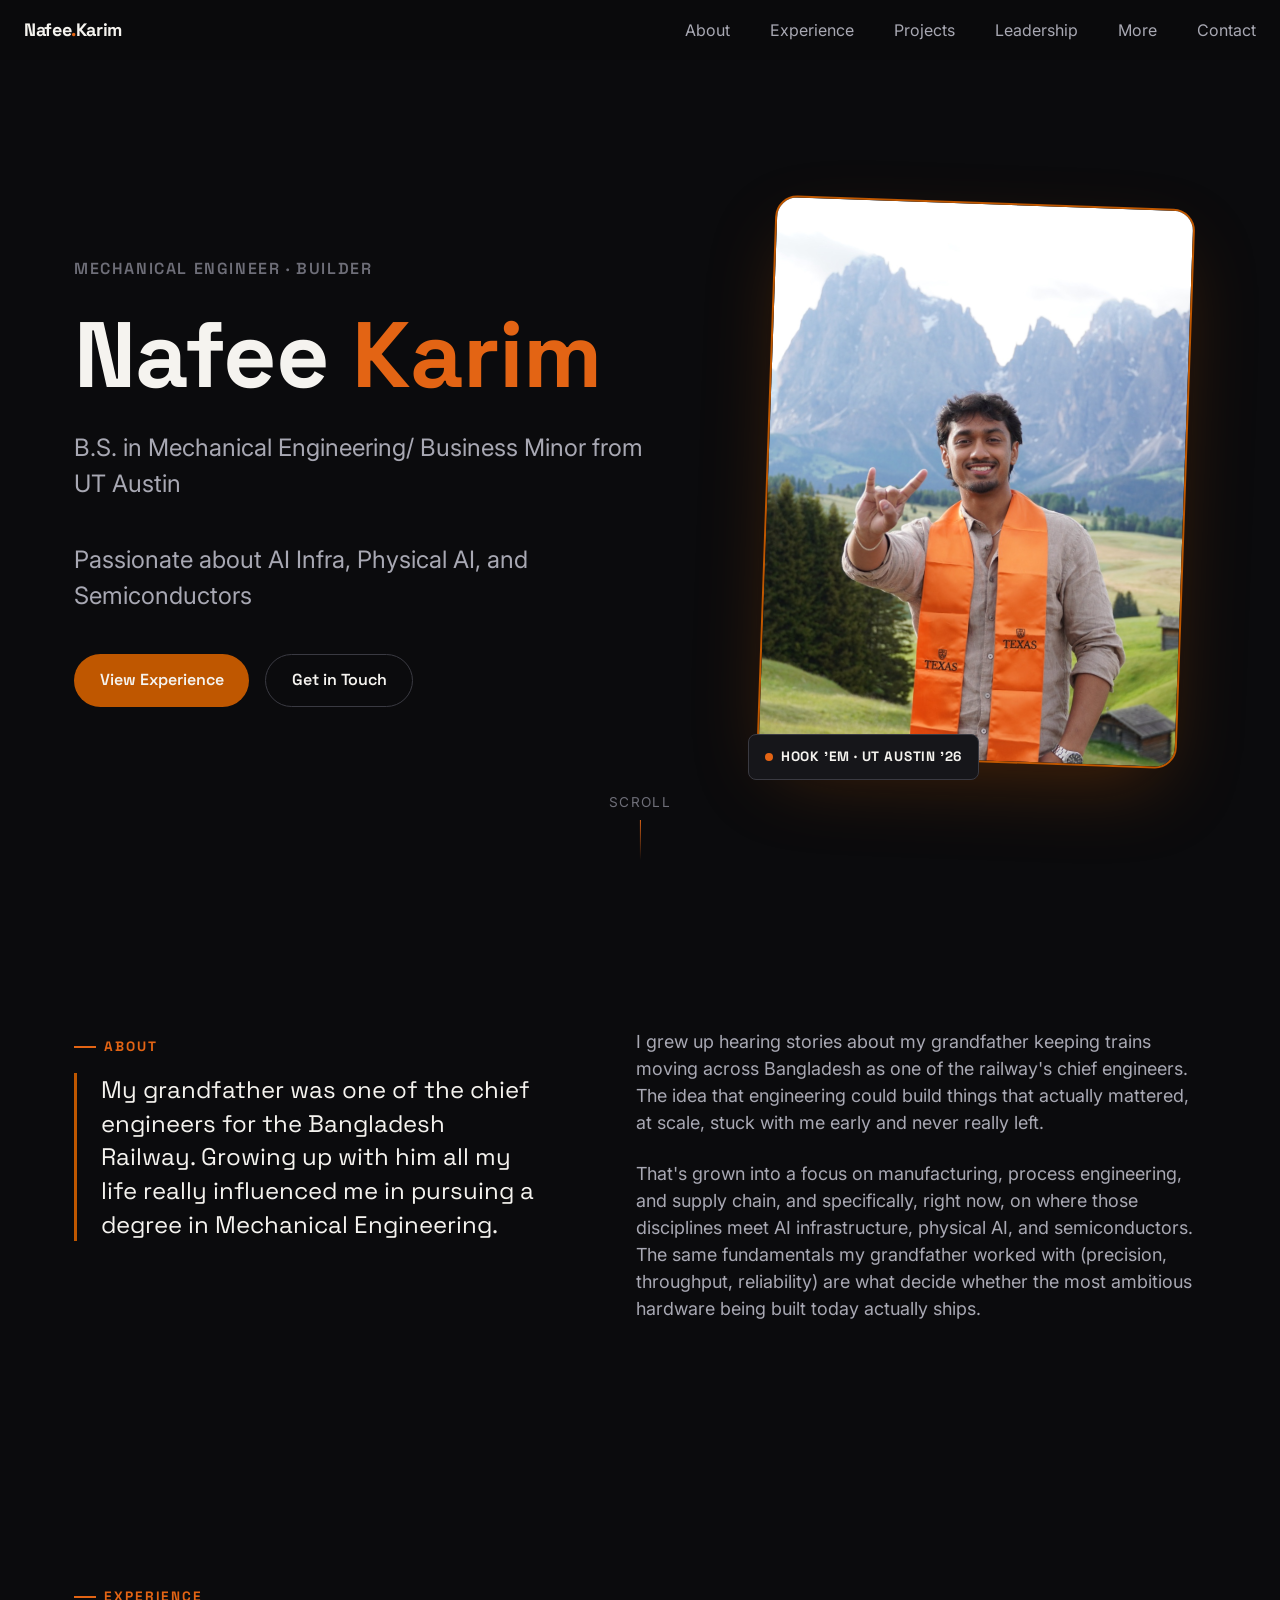
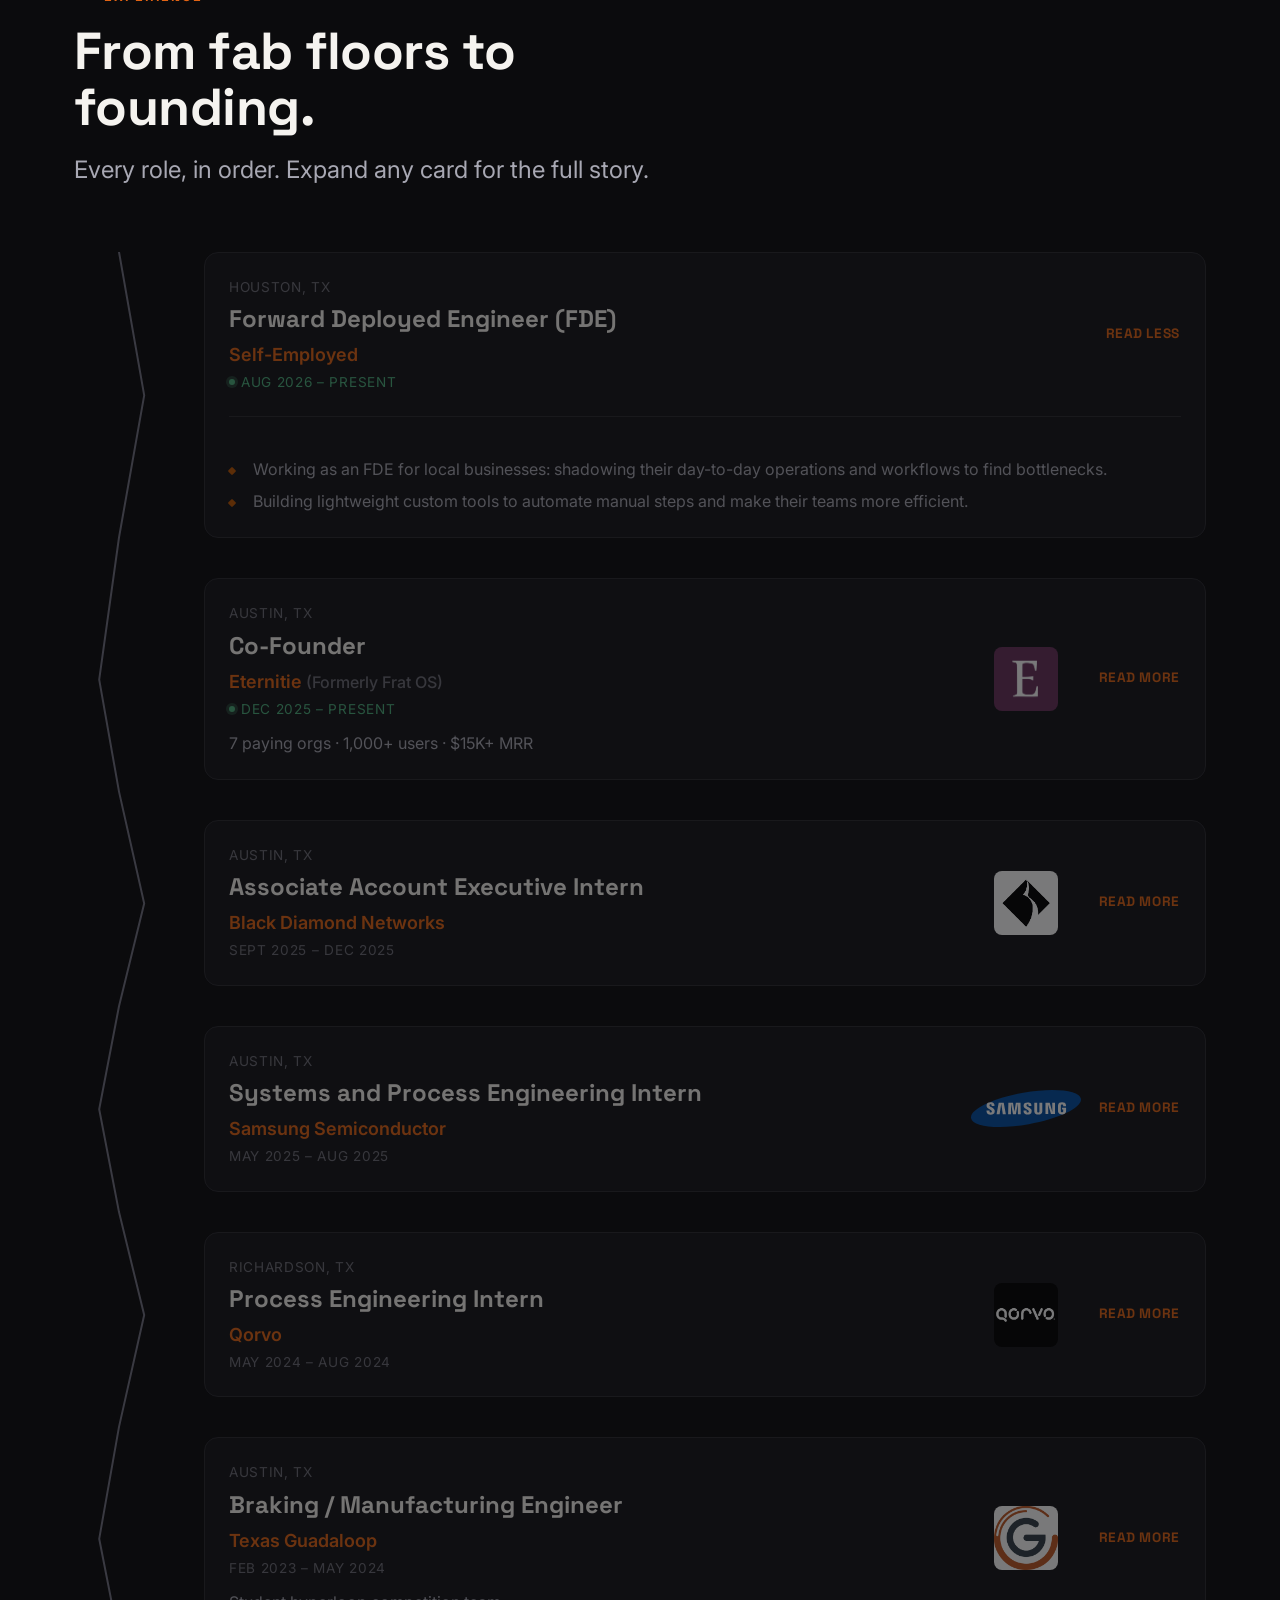
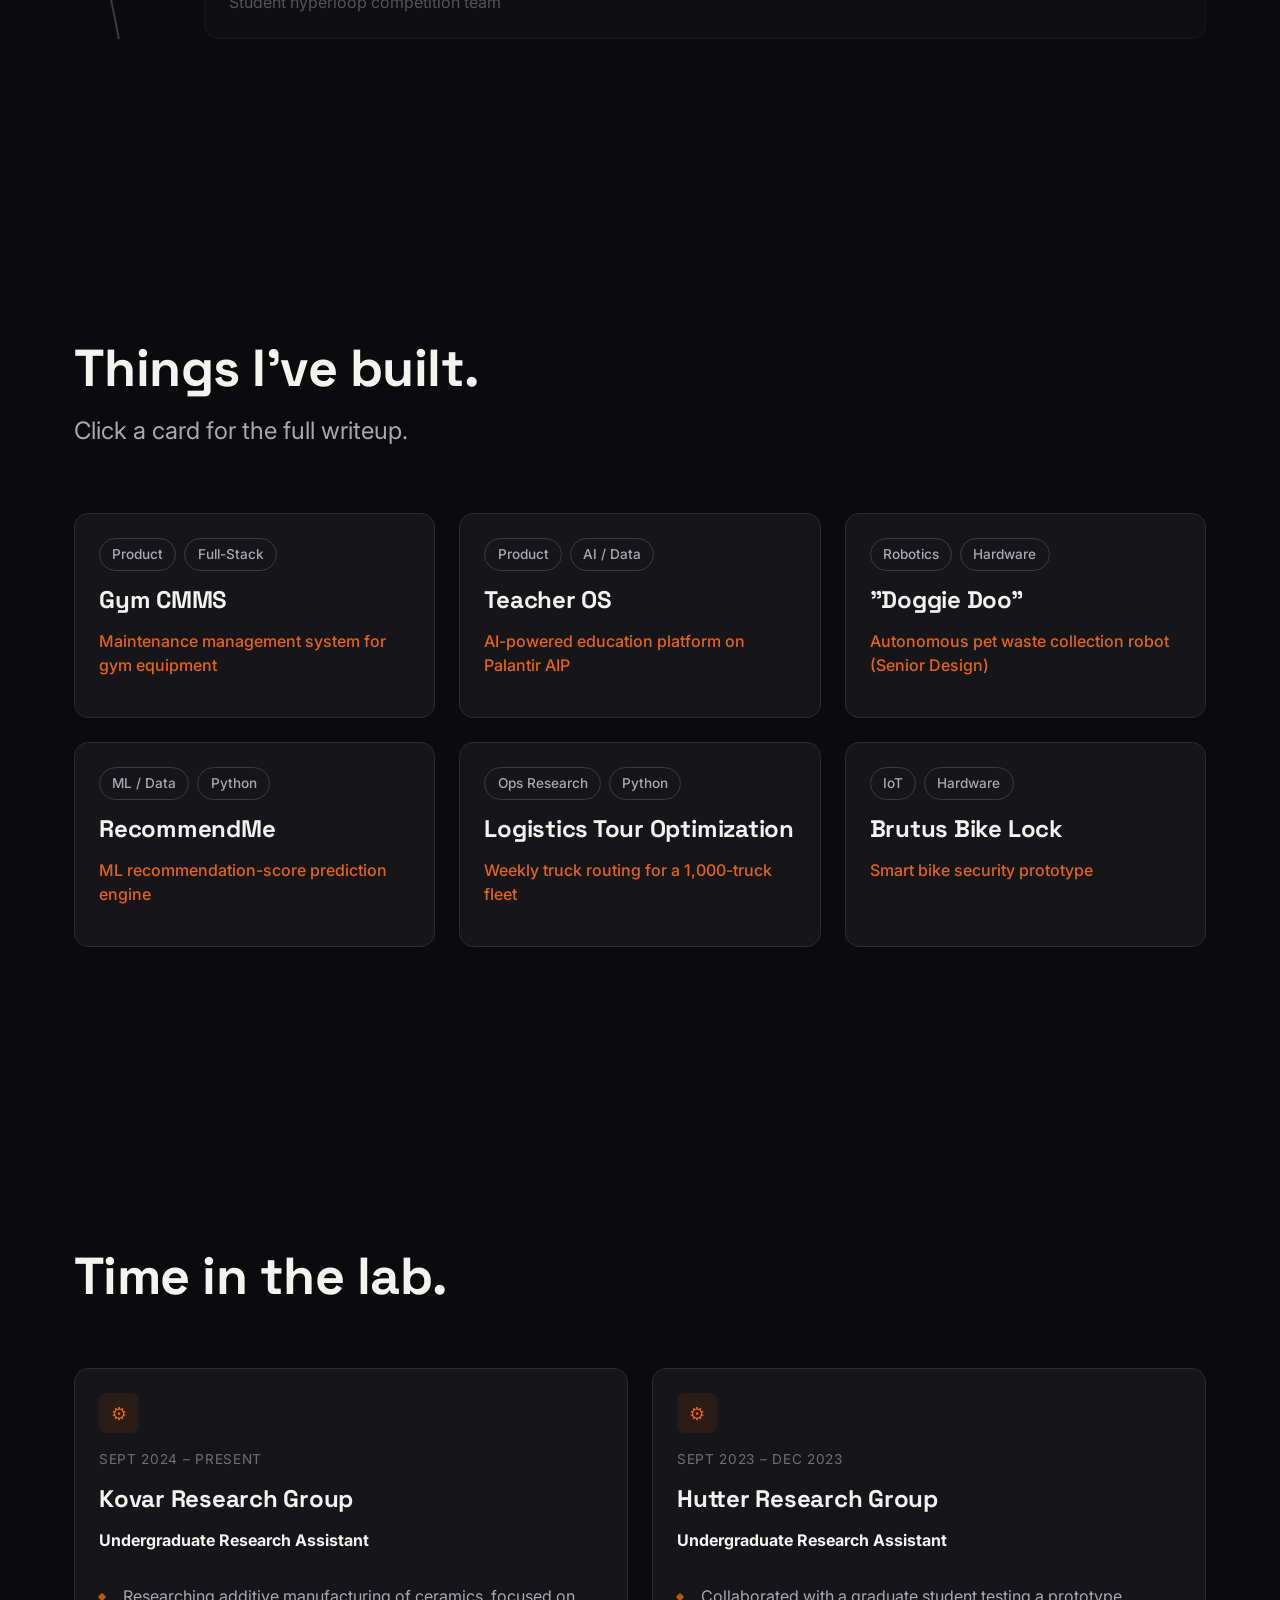
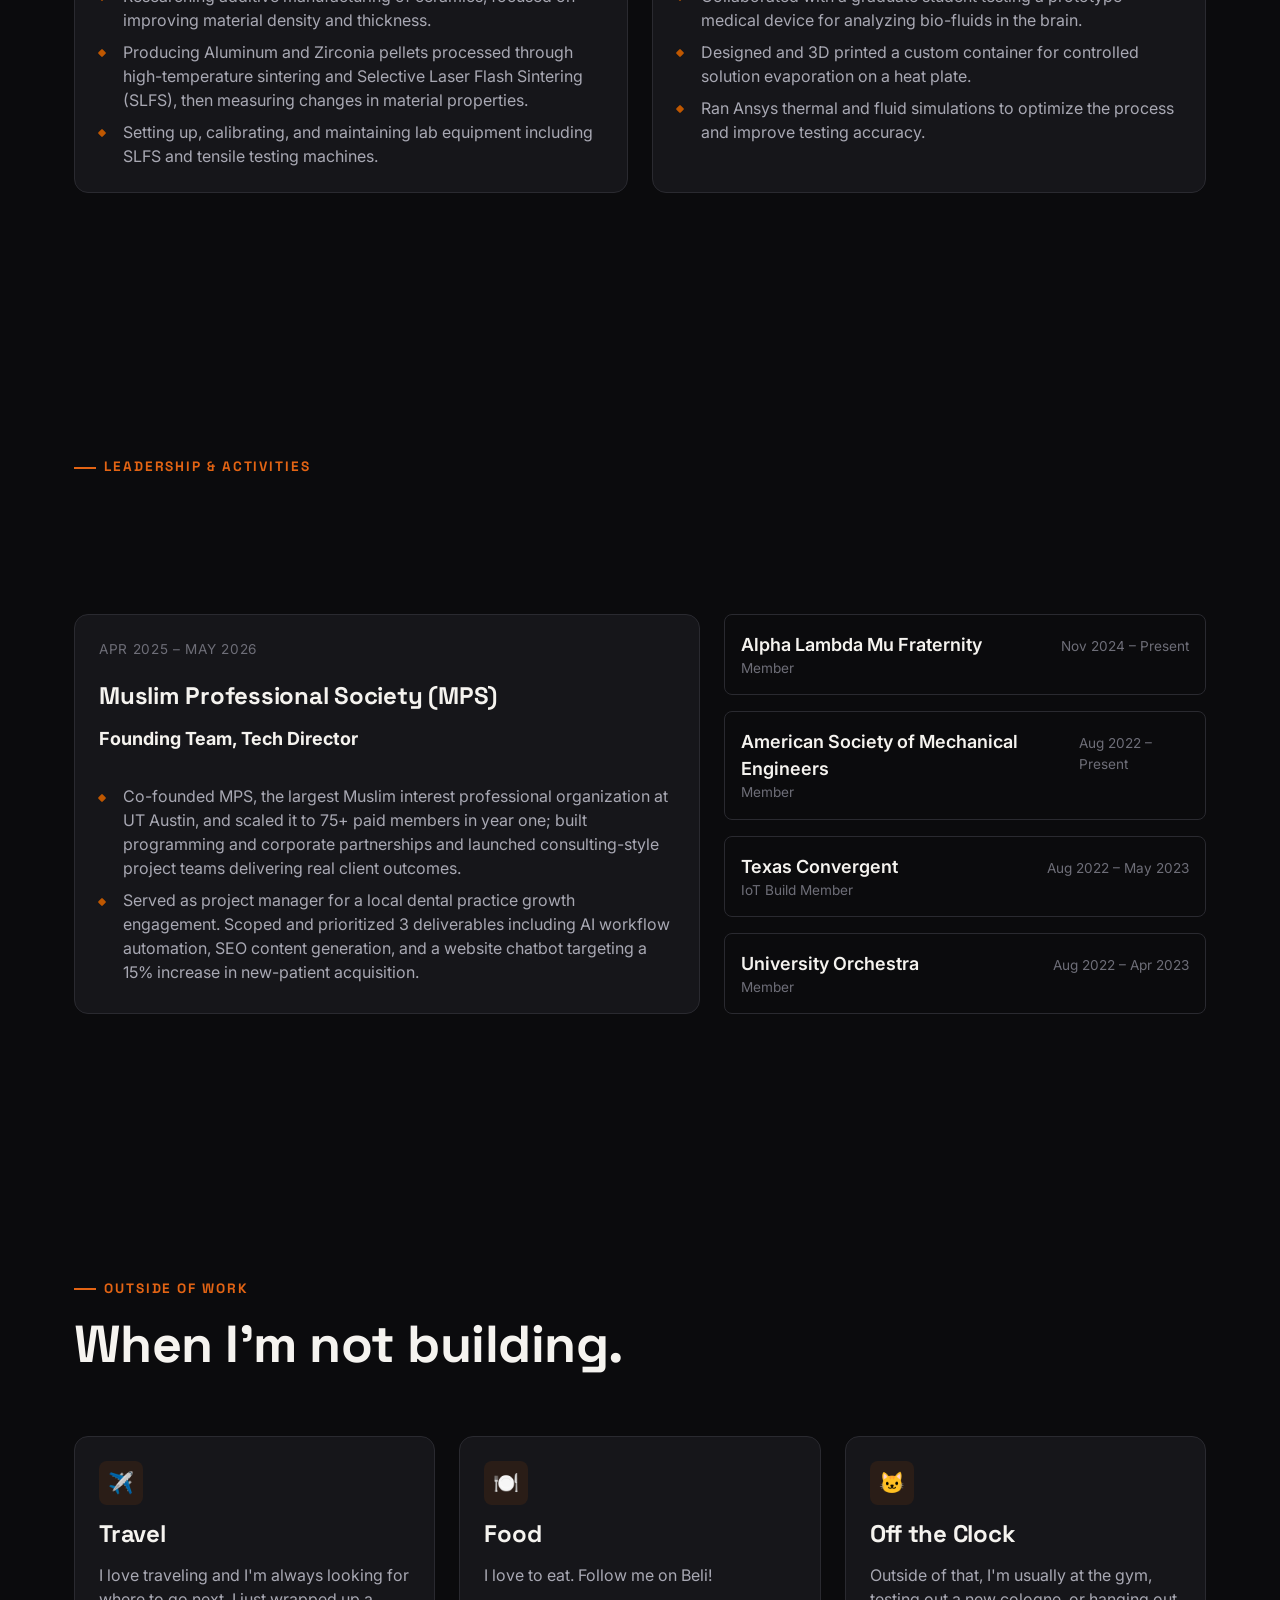
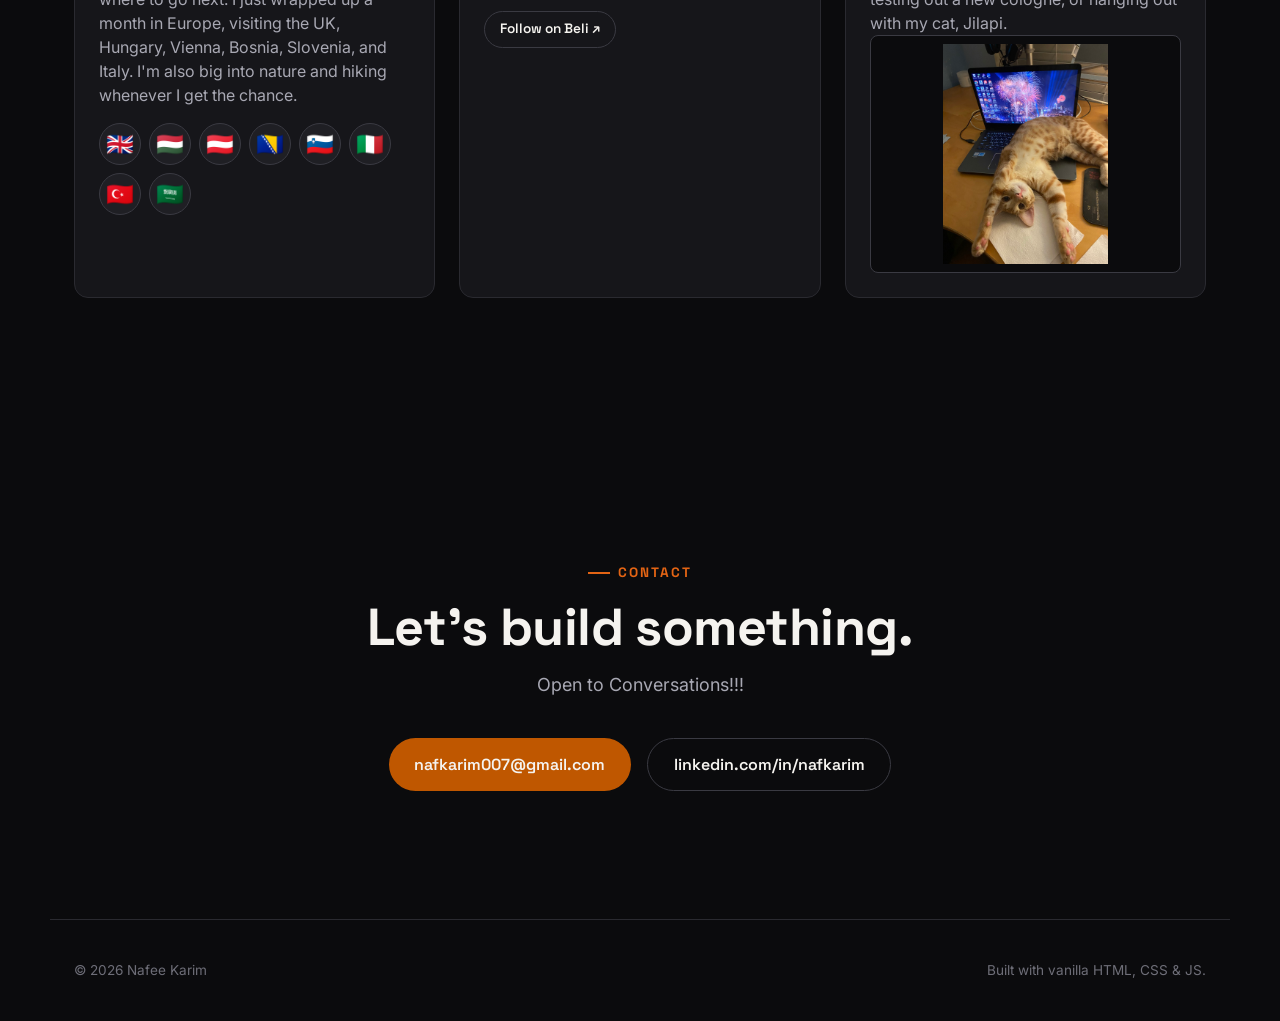
<file: index.html>
<!DOCTYPE html>
<html lang="en">
<head>
  <meta charset="UTF-8" />
  <meta name="viewport" content="width=device-width, initial-scale=1.0" />
  <title>Nafee Karim | Mechanical Engineer &amp; Builder</title>
  <meta name="description" content="Nafee Karim, mechanical engineer and builder focused on manufacturing, process engineering, and supply chain at the intersection of AI infrastructure, physical AI, and semiconductors." />
  <link rel="icon" type="image/svg+xml" href="favicon.svg" />

  <link rel="preconnect" href="https://fonts.googleapis.com" />
  <link rel="preconnect" href="https://fonts.gstatic.com" crossorigin />
  <link href="https://fonts.googleapis.com/css2?family=Space+Grotesk:wght@500;700&family=Inter:wght@400;500;600&display=swap" rel="stylesheet" />

  <link rel="stylesheet" href="css/variables.css" />
  <link rel="stylesheet" href="css/reset.css" />
  <link rel="stylesheet" href="css/base.css" />
  <link rel="stylesheet" href="css/layout.css" />
  <link rel="stylesheet" href="css/components.css" />
  <link rel="stylesheet" href="css/cursor.css" />
  <link rel="stylesheet" href="css/animations.css" />
</head>
<body>

  <nav class="nav">
    <a href="#top" class="nav__logo">Nafee<span>.</span>Karim</a>
    <div class="nav__links">
      <a href="#about">About</a>
      <a href="#experience">Experience</a>
      <a href="#projects">Projects</a>
      <a href="#leadership">Leadership</a>
      <a href="#outside">More</a>
      <a href="#contact">Contact</a>
    </div>
    <button class="nav__toggle" aria-label="Toggle navigation">
      <span></span><span></span><span></span>
    </button>
  </nav>

  <main id="top">

    <!-- ===== Hero ===== -->
    <header class="hero container">
      <div class="hero__grid">
        <div>
          <div class="hero__eyebrow">Mechanical Engineer &middot; Builder</div>
          <h1 class="hero__title">Nafee <span class="accent">Karim</span></h1>
          <p class="hero__lede" id="hero-positioning">B.S. in Mechanical Engineering/ Business Minor from UT Austin</p>
          <p class="hero__lede">Passionate about AI Infra, Physical AI, and Semiconductors</p>
          <div class="hero__actions">
            <a href="#experience" class="btn btn--primary" data-magnetic data-cursor-text="Scroll">View Experience</a>
            <a href="#contact" class="btn btn--ghost" data-magnetic data-cursor-text="Say hi">Get in Touch</a>
          </div>
        </div>
        <div class="hero__photo-wrap">
          <div class="hero__photo-frame">
            <img src="assets/images/nafee-hero.jpg" alt="Nafee Karim making the Hook 'em Horns sign in front of the Dolomites mountains, wearing a UT Austin graduation stole" />
          </div>
          <div class="hero__photo-tag">Hook 'em · UT Austin '26</div>
        </div>
      </div>
      <div class="hero__scroll-cue">
        <span>Scroll</span>
        <span class="hero__scroll-cue-line"></span>
      </div>
    </header>

    <!-- ===== About ===== -->
    <section id="about" class="container">
      <div class="about__grid">
        <div>
          <div class="eyebrow" data-reveal>About</div>
          <div class="about__quote" data-reveal>
            <p id="about-quote"></p>
          </div>
        </div>
        <div>
          <div class="about__bio" id="about-body" data-reveal></div>
        </div>
      </div>
    </section>

    <!-- ===== Experience ===== -->
    <section id="experience" class="experience container">
      <div class="section-head">
        <div class="eyebrow" data-reveal>Experience</div>
        <h2 data-reveal>From fab floors to founding.</h2>
        <p data-reveal>Every role, in order. Expand any card for the full story.</p>
      </div>
      <div class="timeline">
        <div class="timeline__rail"></div>
        <div class="timeline__list" id="timeline-list"></div>
      </div>
    </section>

    <!-- ===== Projects ===== -->
    <section id="projects" class="container">
      <div class="section-head">
        <div class="eyebrow" data-reveal>Projects</div>
        <h2 data-reveal>Things I've built.</h2>
        <p data-reveal>Click a card for the full writeup.</p>
      </div>
      <div class="project-grid" id="project-grid"></div>
    </section>

    <!-- ===== Research ===== -->
    <section id="research" class="container">
      <div class="section-head">
        <div class="eyebrow" data-reveal>Research</div>
        <h2 data-reveal>Time in the lab.</h2>
      </div>
      <div class="research__grid" id="research-grid"></div>
    </section>

    <!-- ===== Leadership ===== -->
    <section id="leadership" class="container">
      <div class="section-head">
        <div class="eyebrow" data-reveal>Leadership &amp; Activities</div>
        <h2 data-reveal>Beyond the resume.</h2>
      </div>
      <div class="leadership__grid">
        <div class="card leadership-feature" id="leadership-featured"></div>
        <div class="leadership__list" id="leadership-list"></div>
      </div>
    </section>

    <!-- ===== Outside of Work ===== -->
    <section id="outside" class="container">
      <div class="section-head">
        <div class="eyebrow" data-reveal>Outside of Work</div>
        <h2 data-reveal>When I'm not building.</h2>
      </div>
      <div class="outside__grid" id="outside-grid"></div>
    </section>

    <!-- ===== Contact ===== -->
    <section id="contact" class="container contact">
      <div class="eyebrow" data-reveal style="justify-content:center;">Contact</div>
      <h2 class="contact__title" data-reveal>Let's build something.</h2>
      <p data-reveal>Open to Conversations!!!</p>
      <div class="contact__actions" data-reveal>
        <a href="#" data-bind="email" class="btn btn--primary" data-magnetic data-cursor-text="Email"></a>
        <a href="#" data-bind="linkedin" target="_blank" rel="noopener noreferrer" class="btn btn--ghost" data-magnetic data-cursor-text="Open"></a>
      </div>
    </section>

  </main>

  <footer class="footer container">
    <span>&copy; <span id="year"></span> Nafee Karim</span>
    <span>Built with vanilla HTML, CSS &amp; JS.</span>
  </footer>

  <script src="js/data.js"></script>
  <script src="js/render.js"></script>
  <script src="js/scroll-reveal.js"></script>
  <script src="js/ridge-line.js"></script>
  <script src="js/lightbox.js"></script>
  <script src="js/cursor.js"></script>
  <script src="js/main.js"></script>
</body>
</html>
</file>
<file: css/variables.css>
:root {
  /* ---- Color: dark base ---- */
  --color-bg: #0b0b0d;
  --color-bg-elevated: #16161a;
  --color-bg-elevated-2: #1f1f24;
  --color-border: #2a2a30;
  --color-border-bright: #3a3a42;

  /* ---- Color: text ---- */
  --color-text-primary: #f5f3ef;
  --color-text-secondary: #a8a8b3;
  --color-text-muted: #6e6e78;

  /* ---- Color: UT Austin burnt orange (primary accent) ---- */
  --color-accent: #bf5700;
  --color-accent-bright: #e36414;
  --color-accent-dim: #7a3800;
  --color-accent-tint: rgba(191, 87, 0, 0.12);

  /* ---- Color: secondary accent ---- */
  --color-secondary: #f2c14e;

  /* ---- Semantic ---- */
  --color-success: #4caf7d;
  --color-focus-ring: #e36414;

  /* ---- Type scale (fluid) ---- */
  --fs-xs: clamp(0.75rem, 0.71rem + 0.2vw, 0.85rem);
  --fs-sm: clamp(0.875rem, 0.82rem + 0.25vw, 1rem);
  --fs-base: clamp(1rem, 0.95rem + 0.25vw, 1.125rem);
  --fs-lg: clamp(1.25rem, 1.1rem + 0.6vw, 1.5rem);
  --fs-xl: clamp(1.75rem, 1.4rem + 1.5vw, 2.25rem);
  --fs-2xl: clamp(2.1rem, 1.6rem + 2.2vw, 3.25rem);
  --fs-hero: clamp(2.75rem, 1.8rem + 5vw, 6.25rem);

  /* ---- Fonts ---- */
  --font-display: 'Space Grotesk', -apple-system, BlinkMacSystemFont, 'Segoe UI', sans-serif;
  --font-body: 'Inter', -apple-system, BlinkMacSystemFont, 'Segoe UI', sans-serif;

  /* ---- Spacing scale ---- */
  --space-3xs: 0.25rem;
  --space-2xs: 0.5rem;
  --space-xs: 0.75rem;
  --space-sm: 1rem;
  --space-md: 1.5rem;
  --space-lg: 2.5rem;
  --space-xl: 4rem;
  --space-2xl: 6rem;
  --space-3xl: 8rem;

  /* ---- Misc ---- */
  --radius-sm: 8px;
  --radius-md: 14px;
  --radius-lg: 22px;
  --ease-out: cubic-bezier(0.16, 1, 0.3, 1);
  --container-w: 1180px;
}

@media (max-width: 1023px) {
  :root {
    --space-3xl: 5.5rem;
    --space-2xl: 4rem;
  }
}

@media (max-width: 767px) {
  :root {
    --space-3xl: 4rem;
    --space-2xl: 3rem;
    --space-xl: 2.5rem;
  }
}
</file>
<file: css/base.css>
body {
  background: var(--color-bg);
  color: var(--color-text-primary);
  font-family: var(--font-body);
  font-size: var(--fs-base);
  overflow-x: hidden;
}

body.has-custom-cursor,
body.has-custom-cursor a,
body.has-custom-cursor button,
body.has-custom-cursor [data-magnetic] {
  cursor: none;
}

h1, h2, h3, h4 {
  font-family: var(--font-display);
  font-weight: 700;
  line-height: 1.08;
  letter-spacing: -0.01em;
}

h2 {
  font-size: var(--fs-2xl);
}

h3 {
  font-size: var(--fs-lg);
}

p {
  color: var(--color-text-secondary);
}

::selection {
  background: var(--color-accent);
  color: var(--color-bg);
}

:focus-visible {
  outline: 2px solid var(--color-focus-ring);
  outline-offset: 3px;
  border-radius: 4px;
}

.container {
  max-width: var(--container-w);
  margin-inline: auto;
  padding-inline: var(--space-md);
}

.eyebrow {
  display: inline-flex;
  align-items: center;
  gap: var(--space-2xs);
  font-family: var(--font-display);
  font-size: var(--fs-xs);
  font-weight: 700;
  letter-spacing: 0.14em;
  text-transform: uppercase;
  color: var(--color-accent-bright);
  margin-bottom: var(--space-sm);
}

.eyebrow::before {
  content: '';
  width: 22px;
  height: 2px;
  background: var(--color-accent-bright);
}

.section-head {
  margin-bottom: var(--space-xl);
  max-width: 640px;
}

.section-head p {
  margin-top: var(--space-sm);
  font-size: var(--fs-lg);
}

section {
  position: relative;
  padding-block: var(--space-3xl);
}

.visually-hidden {
  position: absolute;
  width: 1px;
  height: 1px;
  overflow: hidden;
  clip: rect(0 0 0 0);
  white-space: nowrap;
}
</file>
<file: css/layout.css>
/* ---------- Nav ---------- */
.nav {
  position: fixed;
  top: 0;
  left: 0;
  right: 0;
  z-index: 500;
  display: flex;
  align-items: center;
  justify-content: space-between;
  padding: var(--space-sm) var(--space-md);
  -webkit-backdrop-filter: blur(10px);
  backdrop-filter: blur(10px);
  background: rgba(11, 11, 13, 0.55);
  border-bottom: 1px solid transparent;
  transition: border-color 0.3s var(--ease-out), background 0.3s var(--ease-out);
}

.nav.is-scrolled {
  border-bottom-color: var(--color-border);
}

.nav__logo {
  font-family: var(--font-display);
  font-weight: 700;
  font-size: var(--fs-base);
  letter-spacing: -0.02em;
}

.nav__logo span {
  color: var(--color-accent-bright);
}

.nav__links {
  display: flex;
  gap: var(--space-lg);
}

.nav__links a {
  font-size: var(--fs-sm);
  color: var(--color-text-secondary);
  transition: color 0.2s;
}

.nav__links a:hover {
  color: var(--color-text-primary);
}

.nav__toggle {
  display: none;
  flex-direction: column;
  gap: 5px;
  padding: var(--space-2xs);
}

.nav__toggle span {
  width: 22px;
  height: 2px;
  background: var(--color-text-primary);
}

/* ---------- Hero ---------- */
.hero {
  min-height: 100svh;
  display: grid;
  align-items: center;
  padding-top: calc(var(--space-3xl) + 2rem);
  padding-bottom: var(--space-2xl);
}

.hero__grid {
  display: grid;
  grid-template-columns: 1.15fr 0.85fr;
  gap: var(--space-2xl);
  align-items: center;
}

.hero__eyebrow {
  font-family: var(--font-display);
  font-size: var(--fs-sm);
  font-weight: 600;
  letter-spacing: 0.1em;
  text-transform: uppercase;
  color: var(--color-text-muted);
  margin-bottom: var(--space-md);
}

.hero__title {
  font-size: var(--fs-hero);
  margin-bottom: var(--space-md);
}

.hero__title .accent {
  color: var(--color-accent-bright);
}

.hero__lede {
  font-size: var(--fs-lg);
  max-width: 46ch;
  margin-bottom: var(--space-lg);
}

.hero__actions {
  display: flex;
  gap: var(--space-sm);
  flex-wrap: wrap;
}

.hero__photo-wrap {
  position: relative;
  justify-self: center;
}

.hero__photo-frame {
  position: relative;
  width: min(420px, 100%);
  aspect-ratio: 3 / 4;
  border-radius: var(--radius-lg);
  overflow: hidden;
  border: 2px solid var(--color-accent);
  box-shadow: 0 30px 80px -20px rgba(191, 87, 0, 0.35);
  transform: rotate(2deg);
  transition: transform 0.5s var(--ease-out);
}

.hero__photo-frame:hover {
  transform: rotate(0deg) scale(1.02);
}

.hero__photo-frame img {
  width: 100%;
  height: 100%;
  object-fit: cover;
}

.hero__photo-tag {
  position: absolute;
  bottom: -18px;
  left: -18px;
  background: var(--color-bg-elevated);
  border: 1px solid var(--color-border-bright);
  border-radius: var(--radius-sm);
  padding: var(--space-xs) var(--space-sm);
  font-family: var(--font-display);
  font-size: var(--fs-xs);
  font-weight: 700;
  letter-spacing: 0.06em;
  text-transform: uppercase;
  display: flex;
  align-items: center;
  gap: var(--space-2xs);
}

.hero__photo-tag::before {
  content: '';
  width: 8px;
  height: 8px;
  border-radius: 50%;
  background: var(--color-accent-bright);
}

.hero__scroll-cue {
  position: absolute;
  bottom: var(--space-lg);
  left: 50%;
  transform: translateX(-50%);
  display: flex;
  flex-direction: column;
  align-items: center;
  gap: var(--space-2xs);
  color: var(--color-text-muted);
  font-size: var(--fs-xs);
  letter-spacing: 0.1em;
  text-transform: uppercase;
}

.hero__scroll-cue-line {
  width: 1px;
  height: 40px;
  background: linear-gradient(var(--color-accent-bright), transparent);
  animation: scrollcue 1.8s ease-in-out infinite;
}

@keyframes scrollcue {
  0% { transform: scaleY(0); transform-origin: top; }
  50% { transform: scaleY(1); transform-origin: top; }
  50.1% { transform-origin: bottom; }
  100% { transform: scaleY(0); transform-origin: bottom; }
}

/* ---------- About ---------- */
.about__grid {
  display: grid;
  grid-template-columns: 0.9fr 1.1fr;
  gap: var(--space-2xl);
  align-items: start;
}

.about__quote {
  border-left: 3px solid var(--color-accent);
  padding-left: var(--space-md);
}

.about__quote p {
  font-family: var(--font-display);
  font-size: var(--fs-lg);
  color: var(--color-text-primary);
  line-height: 1.4;
}

.about__bio p {
  font-size: var(--fs-base);
  margin-bottom: var(--space-md);
}

.about__bio p:last-child {
  margin-bottom: 0;
}

.about__stats {
  display: grid;
  grid-template-columns: repeat(3, 1fr);
  gap: var(--space-md);
  margin-top: var(--space-xl);
}

.stat__num {
  font-family: var(--font-display);
  font-size: var(--fs-2xl);
  font-weight: 700;
  color: var(--color-accent-bright);
  display: block;
}

.stat__label {
  font-size: var(--fs-xs);
  color: var(--color-text-muted);
  text-transform: uppercase;
  letter-spacing: 0.06em;
}

/* ---------- Experience (ridge-line) ---------- */
.experience {
  position: relative;
}

.timeline {
  position: relative;
  display: grid;
  grid-template-columns: 90px 1fr;
  gap: var(--space-lg);
}

.timeline__rail {
  position: relative;
}

.timeline__rail svg {
  position: sticky;
  top: 120px;
  width: 90px;
  height: calc(100% - 0px);
}

.timeline__list {
  display: flex;
  flex-direction: column;
  gap: var(--space-lg);
}

.timeline__marker {
  position: absolute;
  width: 14px;
  height: 14px;
  border-radius: 50%;
  background: var(--color-accent-bright);
  box-shadow: 0 0 0 4px var(--color-accent-tint), 0 0 18px 2px var(--color-accent-bright);
  transform: translate(-50%, -50%);
  pointer-events: none;
  transition: opacity 0.3s;
}

/* ---------- Research ---------- */
.research__grid {
  display: grid;
  grid-template-columns: repeat(2, 1fr);
  gap: var(--space-md);
}

/* ---------- Projects ---------- */

.project-grid {
  display: grid;
  grid-template-columns: repeat(auto-fit, minmax(280px, 1fr));
  gap: var(--space-md);
}

/* ---------- Leadership ---------- */
.leadership__grid {
  display: grid;
  grid-template-columns: 1.3fr 1fr;
  gap: var(--space-md);
}

.leadership__list {
  display: grid;
  gap: var(--space-sm);
  align-content: start;
}

/* ---------- Outside the Classroom ---------- */
.outside__grid {
  display: grid;
  grid-template-columns: repeat(3, 1fr);
  gap: var(--space-md);
}

/* ---------- Skills ---------- */
.skills__grid {
  display: grid;
  grid-template-columns: repeat(2, 1fr);
  gap: var(--space-lg);
}

/* ---------- Education ---------- */
.education__card {
  display: grid;
  grid-template-columns: 1fr 1fr;
  gap: var(--space-2xl);
  align-items: start;
}

/* ---------- Footer / Contact ---------- */
.contact {
  text-align: center;
}

.contact__title {
  font-size: var(--fs-2xl);
  margin-bottom: var(--space-sm);
}

.contact__actions {
  display: flex;
  justify-content: center;
  gap: var(--space-sm);
  flex-wrap: wrap;
  margin-top: var(--space-lg);
}

.footer {
  border-top: 1px solid var(--color-border);
  padding-block: var(--space-lg);
  display: flex;
  justify-content: space-between;
  align-items: center;
  flex-wrap: wrap;
  gap: var(--space-sm);
  font-size: var(--fs-xs);
  color: var(--color-text-muted);
}

/* ---------- Responsive ---------- */
@media (max-width: 1023px) {
  .hero__grid,
  .about__grid,
  .leadership__grid,
  .education__card {
    grid-template-columns: 1fr;
  }

  .hero__photo-wrap {
    order: -1;
  }

  .research__grid,
  .skills__grid,
  .outside__grid {
    grid-template-columns: 1fr;
  }

  .timeline {
    grid-template-columns: 50px 1fr;
  }

  .timeline__rail svg {
    width: 50px;
  }
}

@media (max-width: 767px) {
  .nav__links {
    position: fixed;
    top: 60px;
    left: 0;
    right: 0;
    background: var(--color-bg-elevated);
    border-bottom: 1px solid var(--color-border);
    flex-direction: column;
    padding: var(--space-md);
    gap: var(--space-md);
    transform: translateY(-150%);
    transition: transform 0.3s var(--ease-out);
  }

  .nav__links.is-open {
    transform: translateY(0);
  }

  .nav__toggle {
    display: flex;
  }

  .about__stats {
    grid-template-columns: 1fr 1fr;
  }

  .hero {
    padding-bottom: var(--space-xl);
  }

  .hero__scroll-cue {
    display: none;
  }

  .timeline {
    grid-template-columns: 1fr;
  }

  .timeline__rail {
    display: none;
  }
}
</file>
<file: css/components.css>
/* ---------- Buttons ---------- */
.btn {
  display: inline-flex;
  align-items: center;
  gap: var(--space-2xs);
  font-family: var(--font-display);
  font-weight: 600;
  font-size: var(--fs-sm);
  padding: 0.85em 1.6em;
  border-radius: 100px;
  transition: transform 0.25s var(--ease-out), background 0.25s, border-color 0.25s, color 0.25s;
}

.btn--primary {
  background: var(--color-accent);
  color: var(--color-text-primary);
}

.btn--primary:hover {
  background: var(--color-accent-bright);
}

.btn--ghost {
  border: 1px solid var(--color-border-bright);
  color: var(--color-text-primary);
}

.btn--ghost:hover {
  border-color: var(--color-accent-bright);
  color: var(--color-accent-bright);
}

.btn--small {
  padding: 0.55em 1.1em;
  font-size: var(--fs-xs);
}

/* ---------- Chips / tags ---------- */
.chip {
  display: inline-flex;
  align-items: center;
  font-family: var(--font-body);
  font-size: var(--fs-xs);
  font-weight: 500;
  padding: 0.4em 0.9em;
  border-radius: 100px;
  border: 1px solid var(--color-border-bright);
  color: var(--color-text-secondary);
  background: var(--color-bg-elevated);
}

.chip--accent {
  border-color: var(--color-accent);
  color: var(--color-accent-bright);
  background: var(--color-accent-tint);
}

.chip-row {
  display: flex;
  flex-wrap: wrap;
  gap: var(--space-2xs);
}

/* ---------- Cards (shared surface) ---------- */
.card {
  background: var(--color-bg-elevated);
  border: 1px solid var(--color-border);
  border-radius: var(--radius-md);
  padding: var(--space-md);
  transition: border-color 0.3s var(--ease-out), transform 0.3s var(--ease-out);
}

/* ---------- Experience card ---------- */
.exp-card {
  position: relative;
  opacity: 0.45;
  transition: opacity 0.5s var(--ease-out);
}

.exp-card.is-active {
  opacity: 1;
}

.exp-card summary {
  list-style: none;
  cursor: pointer;
  display: grid;
  grid-template-columns: 1fr 110px auto;
  gap: var(--space-sm);
  align-items: center;
}

.exp-card__logo-slot {
  display: flex;
  align-items: center;
  justify-content: center;
  width: 110px;
  height: 64px;
  flex-shrink: 0;
}

.exp-card__logo {
  display: block;
  max-height: 64px;
  max-width: 100%;
  width: auto;
  height: auto;
  object-fit: contain;
  border-radius: var(--radius-sm);
}

@media (max-width: 767px) {
  .exp-card summary {
    grid-template-columns: 1fr 76px auto;
  }

  .exp-card__logo-slot {
    width: 76px;
    height: 44px;
  }

  .exp-card__logo {
    max-height: 44px;
  }
}

.exp-card summary::-webkit-details-marker {
  display: none;
}

.exp-card__head {
  display: flex;
  flex-direction: column;
  gap: var(--space-3xs);
}

.exp-card__role {
  font-family: var(--font-display);
  font-size: var(--fs-lg);
  font-weight: 700;
}

.exp-card__company {
  color: var(--color-accent-bright);
  font-weight: 600;
}

.exp-card__company-note {
  color: var(--color-text-muted);
  font-weight: 500;
  font-size: var(--fs-sm);
}

.exp-card__meta {
  font-size: var(--fs-xs);
  color: var(--color-text-muted);
  text-transform: uppercase;
  letter-spacing: 0.05em;
}

.exp-card__present {
  display: inline-flex;
  align-items: center;
  gap: 6px;
  color: var(--color-success);
}

.exp-card__present::before {
  content: '';
  width: 6px;
  height: 6px;
  border-radius: 50%;
  background: var(--color-success);
  box-shadow: 0 0 0 3px rgba(76, 175, 125, 0.25);
}

.exp-card__metric {
  font-size: var(--fs-sm);
  color: var(--color-text-secondary);
  margin-top: var(--space-2xs);
}

.exp-card__toggle {
  display: inline-flex;
  align-items: center;
  gap: 4px;
  font-family: var(--font-display);
  font-size: var(--fs-xs);
  font-weight: 700;
  letter-spacing: 0.04em;
  text-transform: uppercase;
  color: var(--color-accent-bright);
  white-space: nowrap;
  flex-shrink: 0;
  padding: 0.4em 0.1em;
  border-bottom: 1.5px solid transparent;
  transition: border-color 0.25s, color 0.25s;
}

.exp-card__toggle::after {
  content: 'Read More';
}

.exp-card[open] .exp-card__toggle::after {
  content: 'Read Less';
}

.exp-card:hover .exp-card__toggle,
.exp-card summary:focus-visible .exp-card__toggle {
  border-bottom-color: var(--color-accent-bright);
}

@media (max-width: 520px) {
  .exp-card summary {
    grid-template-columns: 1fr auto;
  }

  .exp-card__logo-slot {
    display: none;
  }

  .exp-card__toggle {
    justify-self: end;
  }
}

.exp-card__body {
  margin-top: var(--space-md);
  padding-top: var(--space-md);
  border-top: 1px solid var(--color-border);
}

.exp-card__body ul,
.research-card__list,
.leadership-feature__list {
  display: grid;
  gap: var(--space-2xs);
  margin-top: var(--space-sm);
}

.exp-card__body li,
.research-card__list li,
.leadership-feature__list li {
  position: relative;
  padding-left: var(--space-md);
  font-size: var(--fs-sm);
  color: var(--color-text-secondary);
}

.exp-card__body li::before,
.research-card__list li::before,
.leadership-feature__list li::before {
  content: '';
  position: absolute;
  left: 0;
  top: 0.65em;
  width: 6px;
  height: 6px;
  background: var(--color-accent);
  border-radius: 1px;
  transform: rotate(45deg);
}

.exp-card__link-wrap {
  margin-top: var(--space-md);
  display: flex;
  align-items: center;
  gap: var(--space-sm);
  flex-wrap: wrap;
}

.exp-card__link {
  display: inline-flex;
}

.exp-card__link-note {
  font-size: var(--fs-sm);
  font-style: italic;
  color: var(--color-text-muted);
}

/* ---------- Research card ---------- */
.research-card {
  display: flex;
  flex-direction: column;
  gap: var(--space-sm);
}

.research-card__icon {
  width: 40px;
  height: 40px;
  border-radius: var(--radius-sm);
  background: var(--color-accent-tint);
  display: grid;
  place-items: center;
  color: var(--color-accent-bright);
}

.research-card__meta {
  font-size: var(--fs-xs);
  color: var(--color-text-muted);
  text-transform: uppercase;
  letter-spacing: 0.05em;
}

.research-card p {
  font-size: var(--fs-sm);
}

/* ---------- Outside the Classroom card ---------- */
.outside-card {
  transition: border-color 0.3s var(--ease-out), transform 0.3s var(--ease-out);
}

.outside-card:hover {
  border-color: var(--color-accent);
  transform: translateY(-4px);
}

.outside-card__content {
  display: flex;
  flex-direction: column;
  gap: var(--space-sm);
}

.outside-card__icon {
  width: 44px;
  height: 44px;
  border-radius: var(--radius-sm);
  background: var(--color-accent-tint);
  display: grid;
  place-items: center;
  font-size: 1.3rem;
}

.outside-card h3 {
  font-family: var(--font-display);
  font-size: var(--fs-lg);
  font-weight: 700;
}

.outside-card p {
  font-size: var(--fs-sm);
}

.outside-card__link {
  align-self: flex-start;
  margin-top: var(--space-2xs);
}

.outside-card__image-wrap {
  padding: var(--space-2xs);
  background: var(--color-bg);
  border-radius: var(--radius-sm);
  border: 1px solid var(--color-border-bright);
}

.outside-card__image {
  display: block;
  width: 100%;
  aspect-ratio: 4 / 3;
  object-fit: contain;
  border-radius: 4px;
}

/* ---------- Country flags (Travel) ---------- */
.country-row {
  display: flex;
  flex-wrap: wrap;
  gap: var(--space-2xs);
}

.country-flag {
  font-size: 1.4rem;
  line-height: 1;
  width: 42px;
  height: 42px;
  display: grid;
  place-items: center;
  border-radius: 50%;
  background: var(--color-bg-elevated-2);
  border: 1px solid var(--color-border-bright);
  transition: transform 0.25s var(--ease-out), border-color 0.25s;
}

.country-flag:hover {
  border-color: var(--color-accent-bright);
  transform: translateY(-2px) scale(1.08);
}

/* ---------- Lightbox ---------- */
.lightbox {
  position: fixed;
  inset: 0;
  z-index: 2000;
  display: flex;
  align-items: center;
  justify-content: center;
  background: rgba(11, 11, 13, 0.9);
  opacity: 0;
  pointer-events: none;
  transition: opacity 0.3s var(--ease-out);
}

.lightbox.is-open {
  opacity: 1;
  pointer-events: auto;
}

.lightbox__img {
  max-width: min(90vw, 900px);
  max-height: 85vh;
  border-radius: var(--radius-md);
  border: 1px solid var(--color-border-bright);
}

.lightbox__empty {
  color: var(--color-text-secondary);
  font-family: var(--font-display);
  font-size: var(--fs-lg);
}

.lightbox__close {
  position: absolute;
  top: var(--space-md);
  right: var(--space-md);
  width: 44px;
  height: 44px;
  border-radius: 50%;
  border: 1px solid var(--color-border-bright);
  color: var(--color-text-primary);
  font-size: 1.6rem;
  line-height: 1;
  display: grid;
  place-items: center;
}

.lightbox__close:hover {
  border-color: var(--color-accent-bright);
  color: var(--color-accent-bright);
}

body.lightbox-open {
  overflow: hidden;
}

/* ---------- Project card ---------- */
.project-card {
  display: flex;
  flex-direction: column;
  gap: var(--space-sm);
  cursor: pointer;
}

.project-card:hover {
  border-color: var(--color-accent);
  transform: translateY(-4px);
}

.project-card.is-hidden {
  display: none;
}

.project-card__title {
  font-family: var(--font-display);
  font-size: var(--fs-lg);
  font-weight: 700;
}

.project-card__hook {
  font-size: var(--fs-sm);
  color: var(--color-accent-bright);
  font-weight: 500;
}

.project-card__desc {
  font-size: var(--fs-sm);
  display: grid;
  grid-template-rows: 0fr;
  transition: grid-template-rows 0.5s var(--ease-out);
}

.project-card__desc-inner {
  overflow: hidden;
}

.project-card.is-expanded .project-card__desc {
  grid-template-rows: 1fr;
}

.project-card__desc ul {
  display: grid;
  gap: var(--space-2xs);
  padding-top: var(--space-2xs);
}

.project-card__desc li {
  position: relative;
  padding-left: var(--space-md);
  font-size: var(--fs-sm);
  color: var(--color-text-secondary);
}

.project-card__desc li::before {
  content: '';
  position: absolute;
  left: 0;
  top: 0.65em;
  width: 6px;
  height: 6px;
  background: var(--color-accent);
  border-radius: 1px;
  transform: rotate(45deg);
}

.project-card__link {
  display: inline-flex;
  margin-top: var(--space-sm);
}

/* ---------- Leadership ---------- */
.leadership-feature {
  display: flex;
  flex-direction: column;
  gap: var(--space-sm);
}

.leadership-feature .exp-card__meta {
  margin-bottom: var(--space-2xs);
}

.leadership-item {
  display: flex;
  justify-content: space-between;
  align-items: baseline;
  gap: var(--space-sm);
  padding: var(--space-sm);
  border-radius: var(--radius-sm);
  border: 1px solid var(--color-border);
}

.leadership-item__name {
  font-weight: 600;
  color: var(--color-text-primary);
}

.leadership-item__role {
  font-size: var(--fs-xs);
  color: var(--color-text-muted);
}

/* ---------- Skills ---------- */
.skill-group__title {
  font-family: var(--font-display);
  font-size: var(--fs-sm);
  font-weight: 700;
  color: var(--color-accent-bright);
  text-transform: uppercase;
  letter-spacing: 0.06em;
  margin-bottom: var(--space-sm);
}

/* ---------- Education ---------- */
.edu-award {
  display: flex;
  align-items: center;
  gap: var(--space-sm);
  margin-top: var(--space-md);
  padding: var(--space-sm);
  border-radius: var(--radius-sm);
  background: var(--color-accent-tint);
  border: 1px solid var(--color-accent-dim);
}
</file>
<file: css/cursor.css>
.cursor-dot,
.cursor-ring {
  position: fixed;
  top: 0;
  left: 0;
  pointer-events: none;
  z-index: 9999;
  border-radius: 50%;
  will-change: transform;
  opacity: 0;
  transition: opacity 0.25s;
}

.cursor-dot {
  width: 8px;
  height: 8px;
  background: var(--color-accent-bright);
  transform: translate3d(-50%, -50%, 0);
}

.cursor-ring {
  width: 38px;
  height: 38px;
  border: 1.5px solid var(--color-accent-bright);
  transform: translate3d(-50%, -50%, 0);
  transition: opacity 0.25s, width 0.25s var(--ease-out), height 0.25s var(--ease-out), background 0.25s, border-color 0.25s;
  display: grid;
  place-items: center;
}

.cursor-ring__label {
  font-family: var(--font-display);
  font-size: 10px;
  font-weight: 700;
  letter-spacing: 0.04em;
  text-transform: uppercase;
  color: var(--color-bg);
  opacity: 0;
  transition: opacity 0.2s;
}

body.cursor-active .cursor-dot,
body.cursor-active .cursor-ring {
  opacity: 1;
}

body.cursor-hover .cursor-ring {
  width: 64px;
  height: 64px;
  background: var(--color-accent-bright);
  mix-blend-mode: normal;
}

body.cursor-hover .cursor-dot {
  opacity: 0;
}

body.cursor-hover .cursor-ring__label {
  opacity: 1;
}

body.cursor-text .cursor-ring {
  width: 4px;
  height: 60px;
  border-radius: 2px;
  background: var(--color-accent-bright);
  border: none;
}

body.cursor-text .cursor-dot {
  opacity: 0;
}
</file>
<file: css/animations.css>
[data-reveal] {
  opacity: 0;
  transform: translateY(28px);
  transition: opacity 0.7s var(--ease-out), transform 0.7s var(--ease-out);
  transition-delay: var(--reveal-delay, 0s);
}

[data-reveal].is-visible {
  opacity: 1;
  transform: translateY(0);
}

.ridge-path-bg {
  fill: none;
  stroke: var(--color-border-bright);
  stroke-width: 2;
  stroke-linecap: round;
  stroke-linejoin: round;
}

.ridge-path-fg {
  fill: none;
  stroke: var(--color-accent-bright);
  stroke-width: 2.5;
  stroke-linecap: round;
  stroke-linejoin: round;
  filter: drop-shadow(0 0 6px rgba(227, 100, 20, 0.6));
}

@media (prefers-reduced-motion: reduce) {
  [data-reveal] {
    opacity: 1;
    transform: none;
    transition: none;
  }

  .cursor-dot,
  .cursor-ring {
    transition: none;
  }

  *, *::before, *::after {
    animation-duration: 0.01ms !important;
    animation-iteration-count: 1 !important;
    transition-duration: 0.01ms !important;
  }
}
</file>
